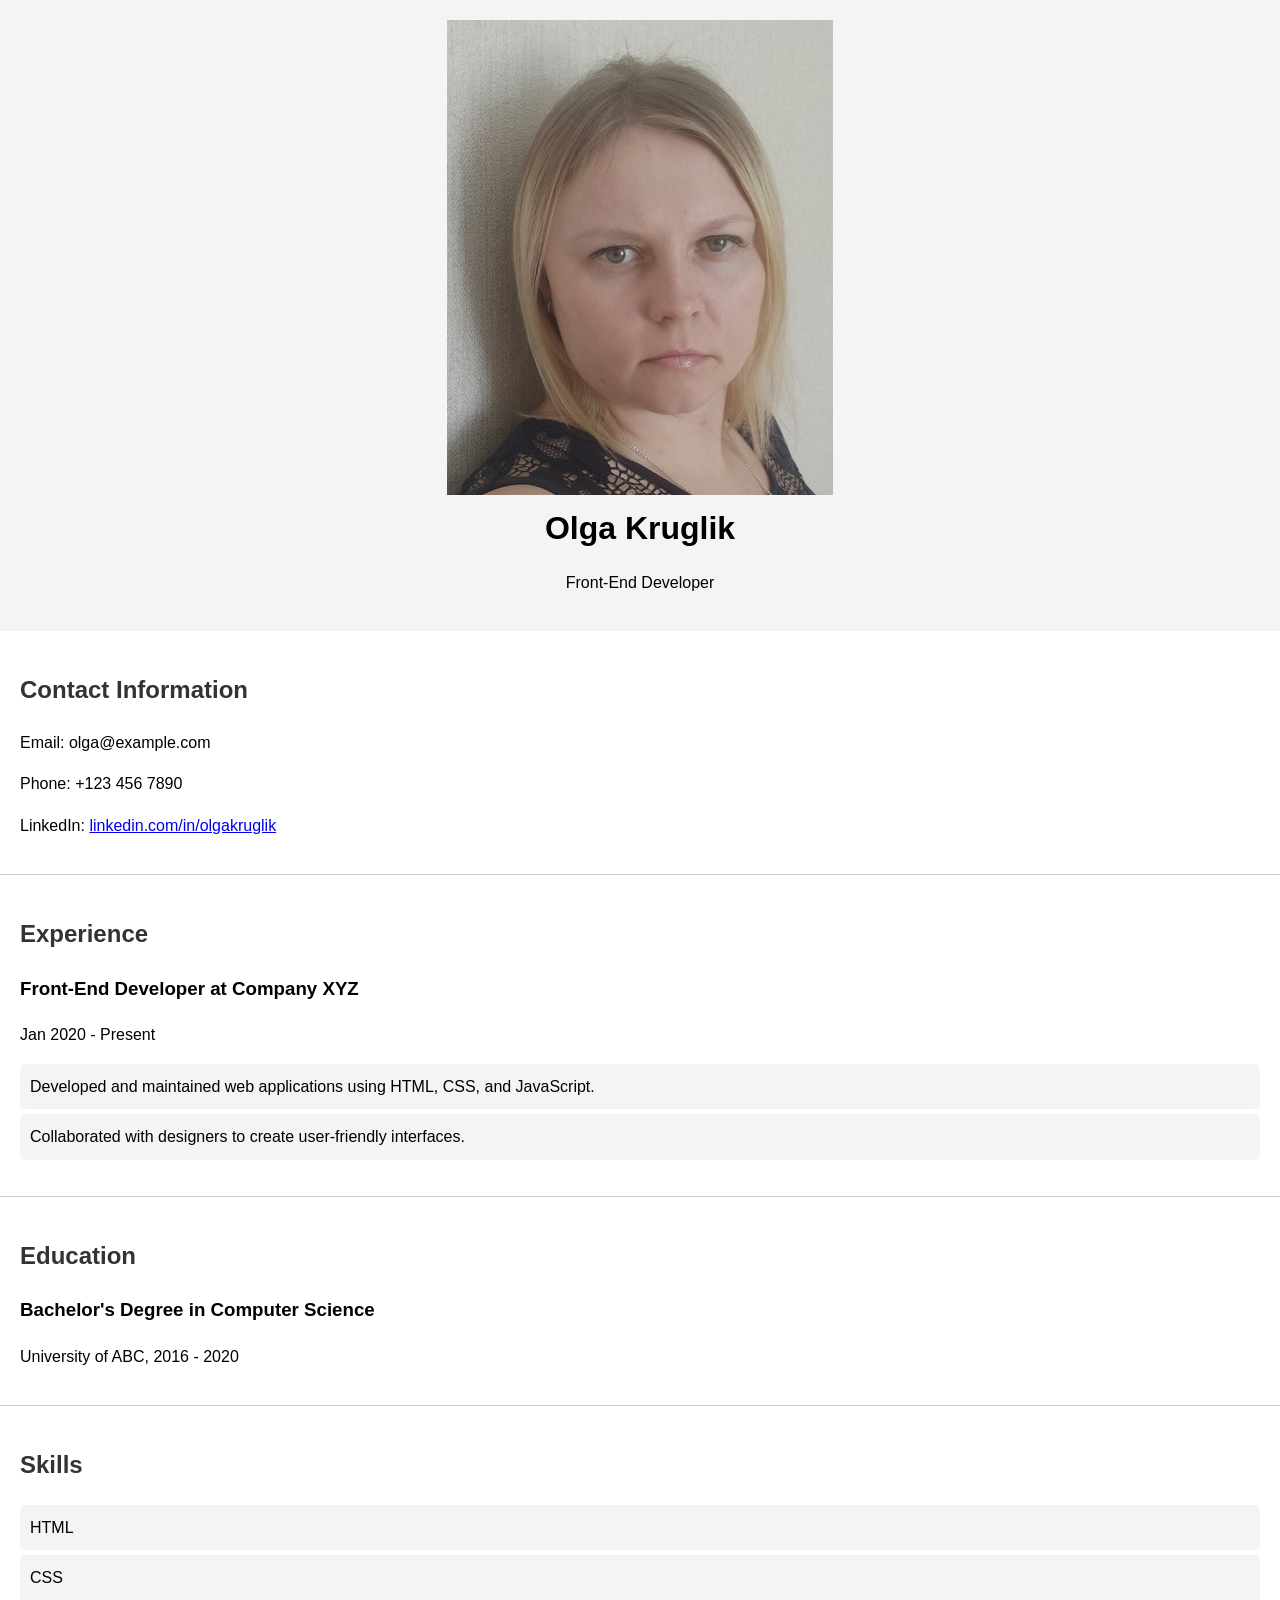
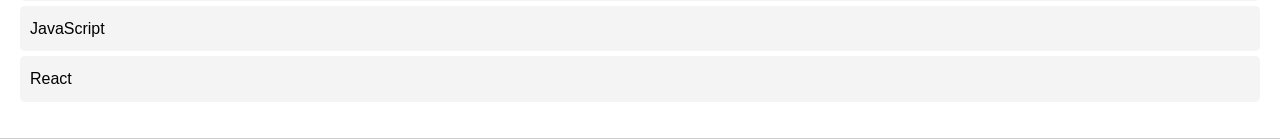
<file: index.html>
<!DOCTYPE html>
<html lang="en">
<head>
    <meta charset="UTF-8">
    <meta name="viewport" content="width=device-width, initial-scale=1.0">
    <title>CV</title>
    <link rel="stylesheet" href="style.css">
</head>
<body>
    <header>
        <img src="./image/photo.jpg">
        <h1>Olga Kruglik</h1>
        <p>Front-End Developer</p>
    </header>
        <section>
            <h2>Contact Information</h2>
            <p>Email: olga@example.com</p>
            <p>Phone: +123 456 7890</p>
            <p>LinkedIn: <a href="https://www.linkedin.com/in/olgakruglik">linkedin.com/in/olgakruglik</a></p>
        </section>
        <section>
            <h2>Experience</h2>
            <h3>Front-End Developer at Company XYZ</h3>
            <p>Jan 2020 - Present</p>
            <ul>
                <li>Developed and maintained web applications using HTML, CSS, and JavaScript.</li>
                <li>Collaborated with designers to create user-friendly interfaces.</li>
            </ul>
        </section>
        <section>
            <h2>Education</h2>
            <h3>Bachelor's Degree in Computer Science</h3>
            <p>University of ABC, 2016 - 2020</p>
        </section>
        <section>
            <h2>Skills</h2>
            <ul>
                <li>HTML</li>
                <li>CSS</li>
                <li>JavaScript</li>
                <li>React</li>
            </ul>
        </section>
</body>
</html>
</file>
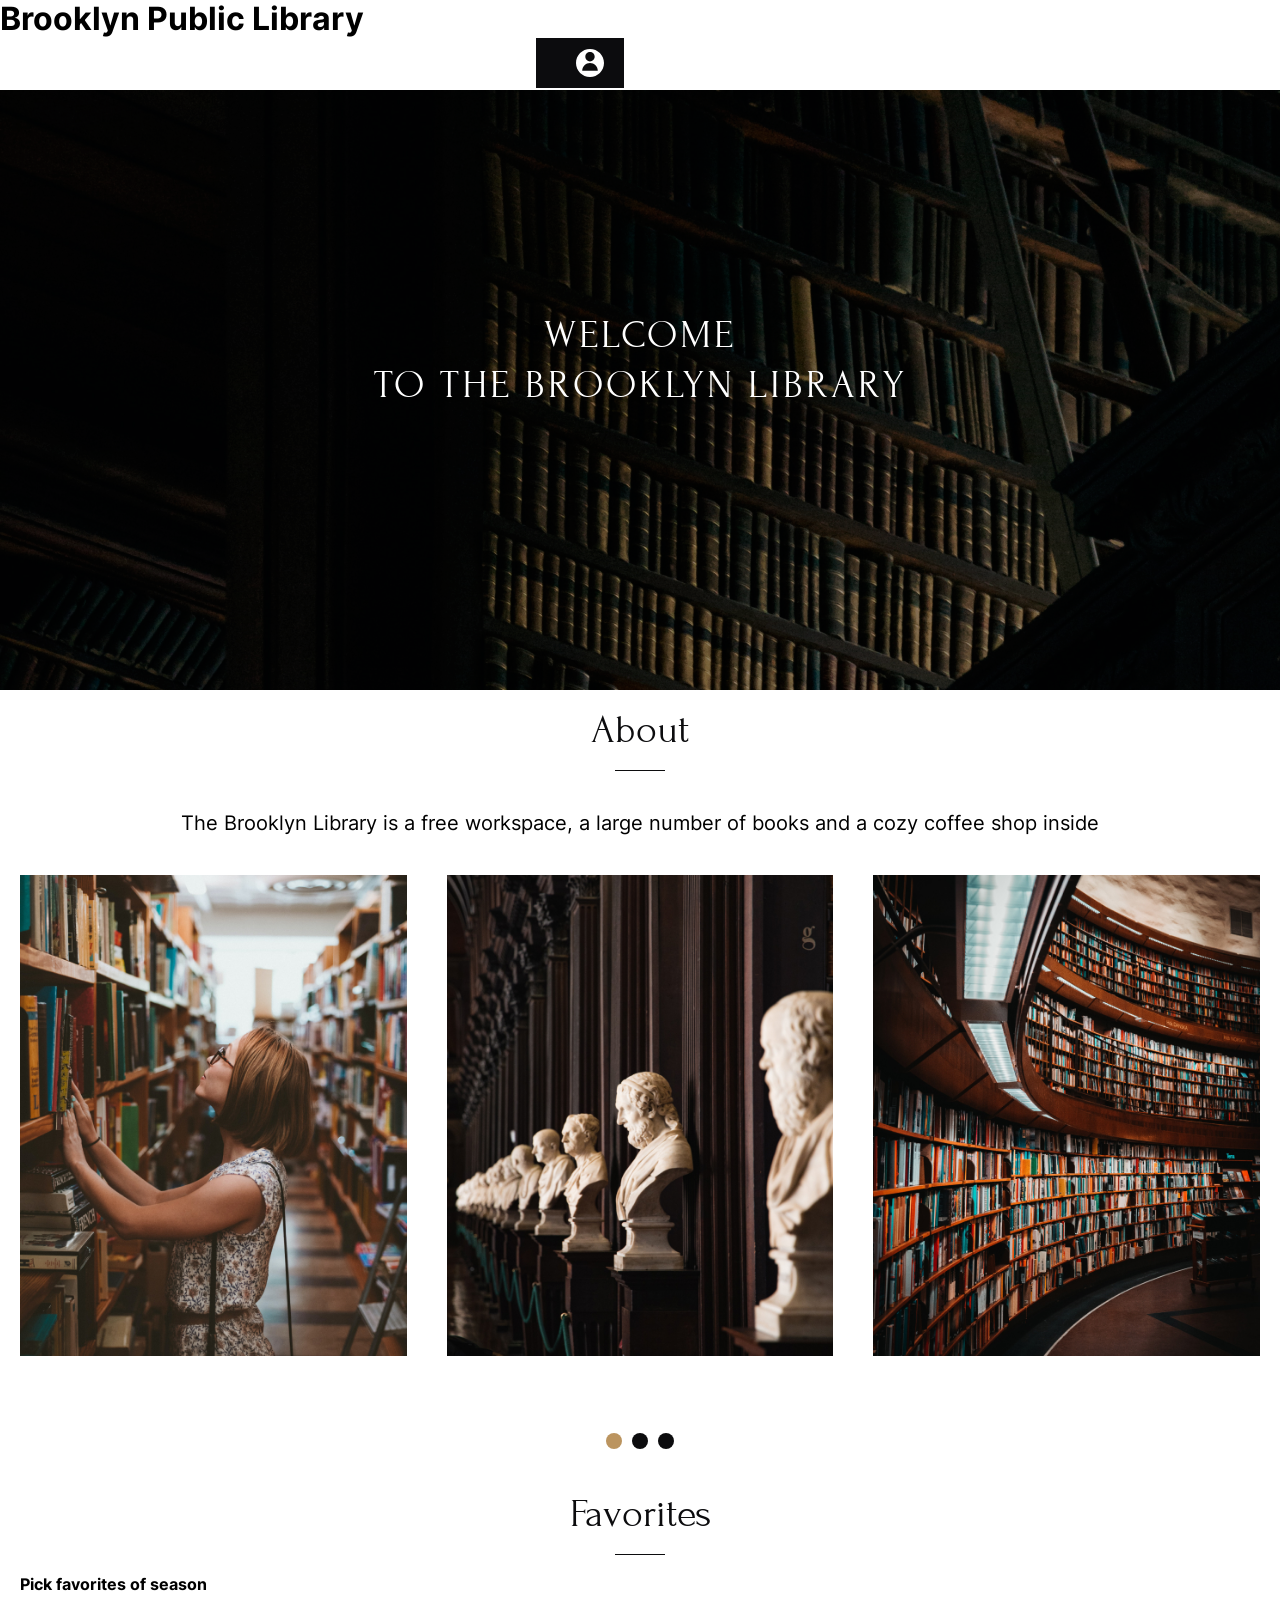
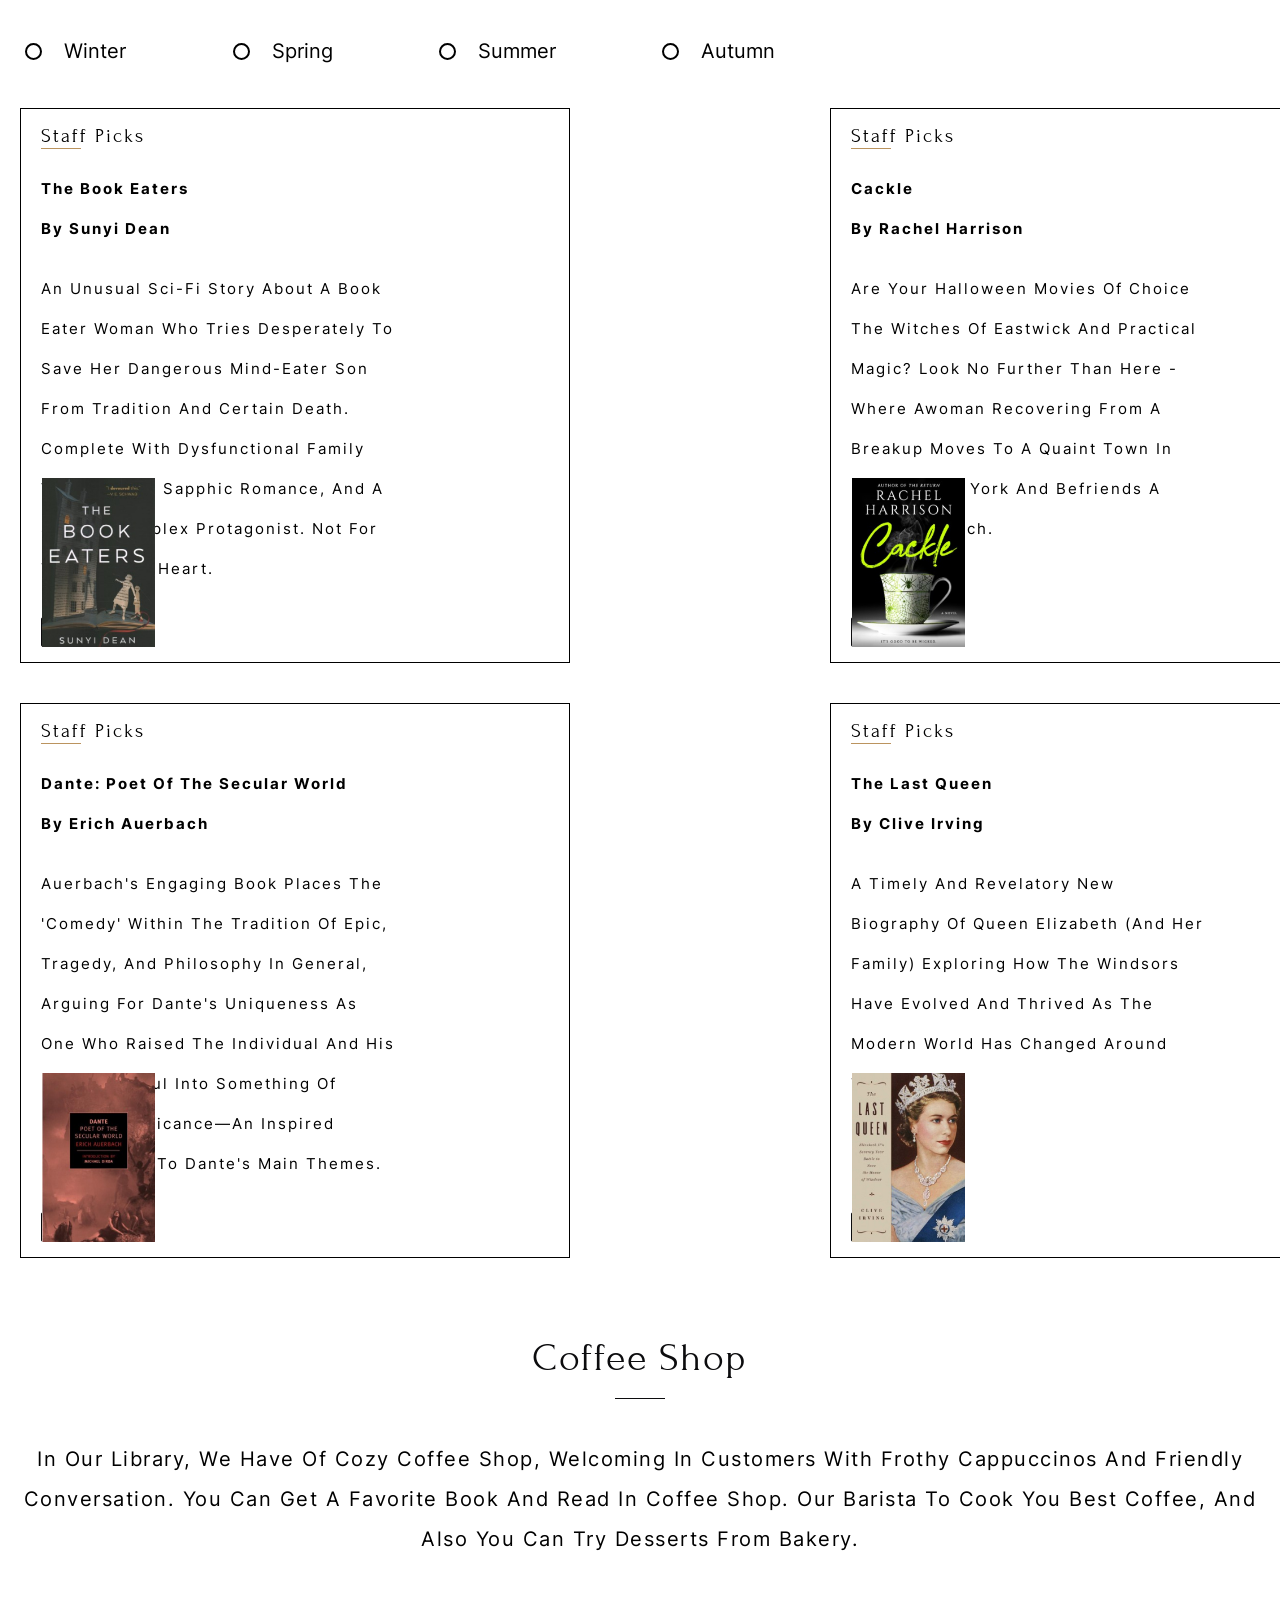
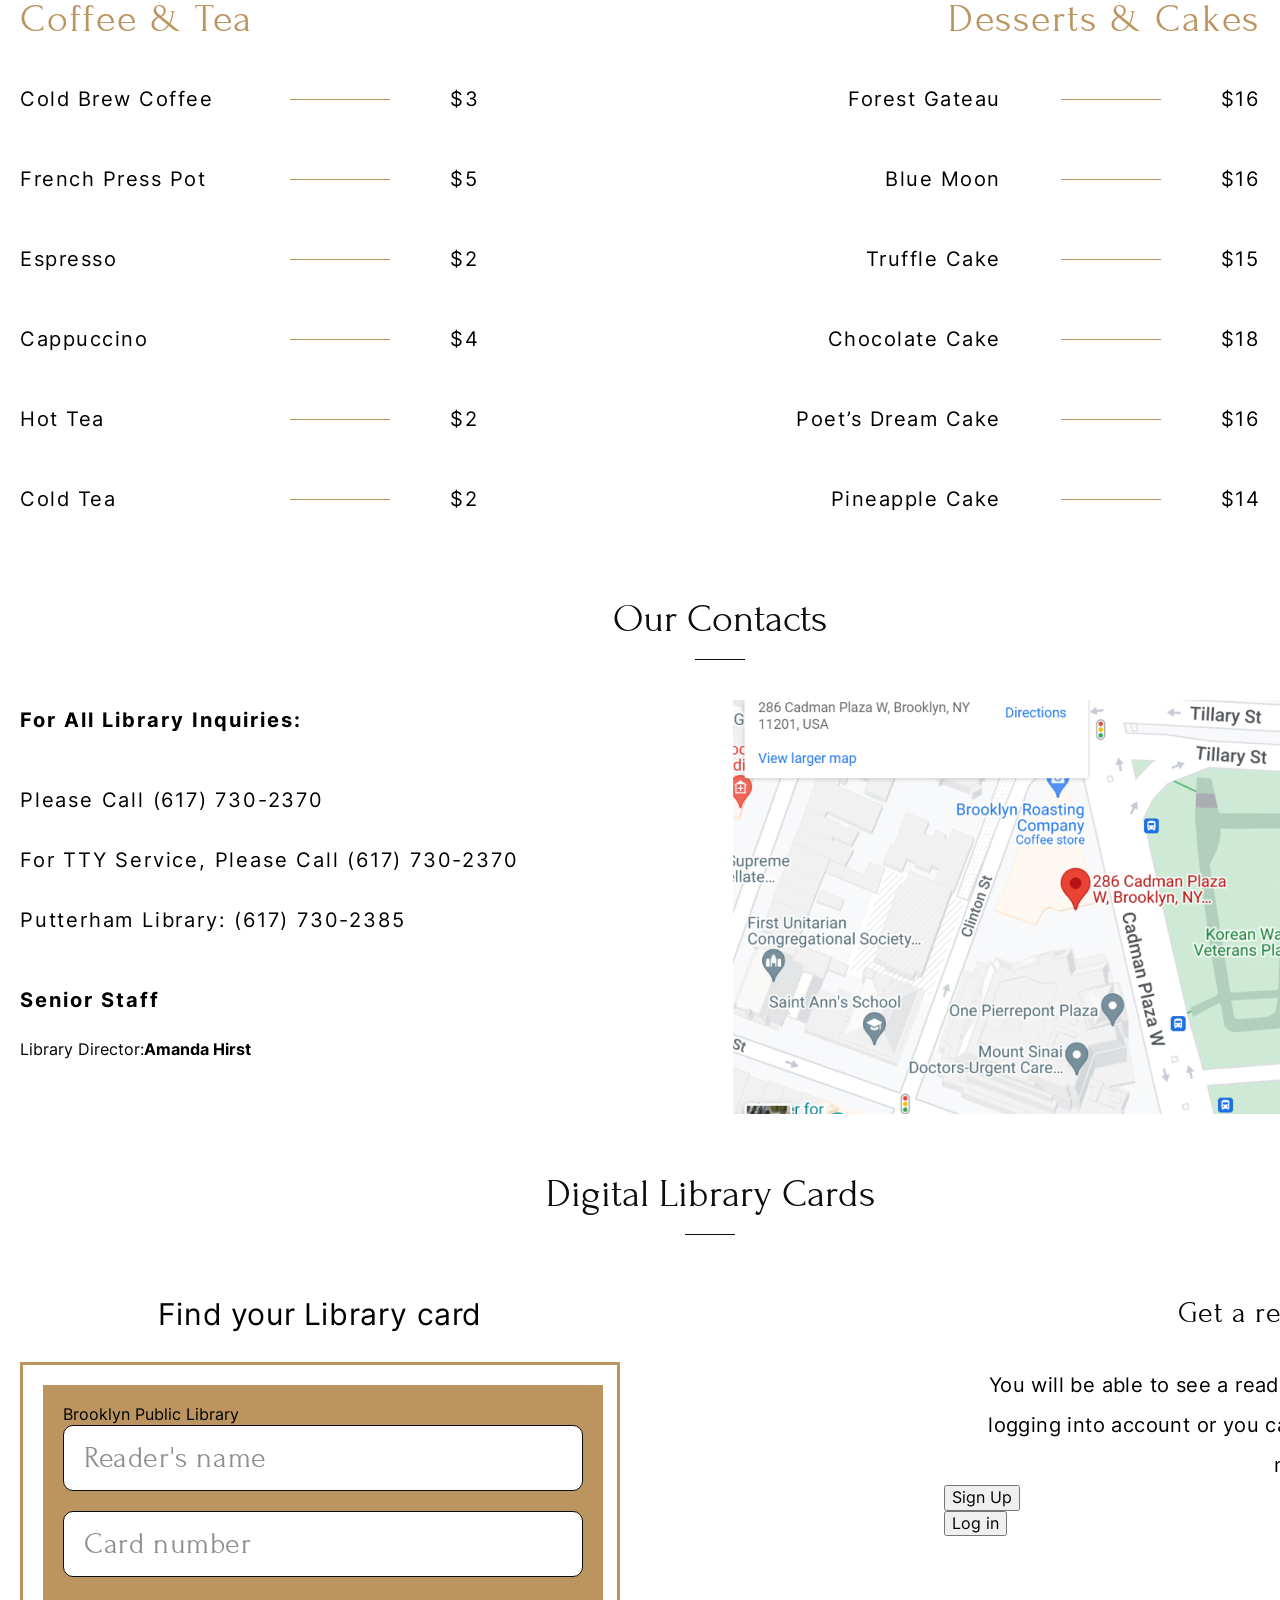
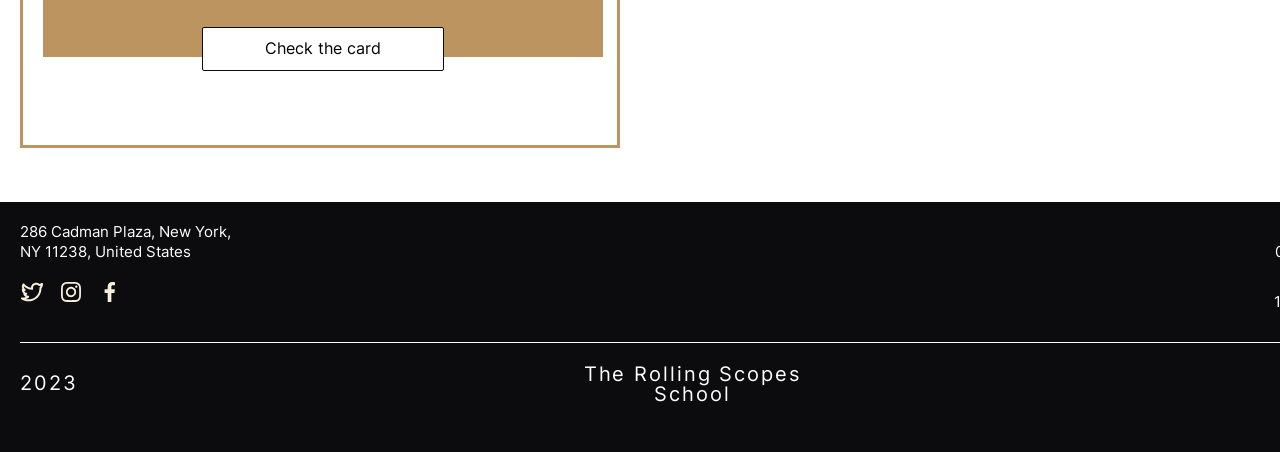
<file: library/index.html>
<!DOCTYPE html>
<html lang="en">
<head>
    <meta charset="UTF-8">
    <meta name="viewport" content="width=device-width, initial-scale=1.0">
    <title>Welcome to the Brooklyn Library</title>
    <link rel="stylesheet" href="css/reset.css">
    <link rel="stylesheet" href="css/style.css">
    <script src="index.js"></script>
</head>
<body>
    <header class="header">
        <div class="wraper">
            <div class="wraper_header">
                <div class="header_logo">
                     <h1>Brooklyn Public Library</h1>
                </div>
                <div class="header-container">
                    <nav class="menu">
                        <ul class="header_list">
                            <li class="header_item">
                                <a href="#!" class="header-link" title="About">About</a>
                            </li>

                            <li class="header_item">
                                <a href="#!" class="header-link" title="Favorites">Favorites</a>
                            </li>

                            <li class="header_item">
                                <a href="#!" class="header-link" title="Coffee shop">Coffee shop</a>
                            </li>

                            <li class="header_item">
                                <a href="#!" class="header-link" title="Contacts">Contacts</a>
                            </li>

                            <li class="header_item">
                                <a href="#!" class="header-link" title="Library Card">Library Card</a>
                            </li>
                        </ul>
                    </nav>
                    <div class="header_item_icon">
                        <div class="dropdown">
                            <img src="../library/img/svg/icon_header.svg" class="dropbtn" alt="icon_prowili">
                            <div class="dropdown-content">
                                <h3>Profile</h3>
                                <div class="line"></div>
                                <a href="#!" class="nav-link">Log In</a>
                                <a href="#!" class="nav-link">Register</a>
                            </div>
                        </div>
                    </div>
                </div>
            </div>
        </div>
    </header>

    <main class="main">
        <div class="intro" id="main_intro">

            <div class="wraper_main">
                <h1 class="into_title">
                    Welcome <br>to the Brooklyn Library
                </h1>
            </div>
        </div>

        <section class="main_about">
            <div class="about-text">
                <h2 >
                    About

                </h2>
                <div class="main_line"> </div>
            </div>
                <p class="main_about_p">
                    The Brooklyn Library is a free workspace, a large number of books and a cozy coffee shop inside
                </p>

            <div class="image-items" id="myCarousel">
                <div class="image-library">
                    <img src="../library/img/svg/main-about1.jpg" alt="image library">
                </div>
                <div class="image-library">
                    <img src="../library/img/svg/main-about2.jpg" alt="image library">
                </div>
                <div class="image-library">
                    <img src="../library/img/svg/main-about3.jpg" alt="image library">
                </div>
            </div>

            <div class="pagination-panel">
                <div class="pagination-container">
                    <div class="carousel-pagination active"></div>  
                </div>
                <div class="pagination-container">
                    <div class="carousel-pagination"></div>
                </div>
                <div class="pagination-container">
                    <div class="carousel-pagination"></div>
                </div>
            </div>

        </section>

        <section class="Favorites">
            <div class="about-text">
                <h2>
                    Favorites                        
                </h2>
            <div class="main_line"></div>
            </div>
            
            <div class="Pick_favorites_text">
                <h4>
                    Pick favorites of season
                </h4>
            </div>
            <div class="seasons">
                <div class="radio-item">
                    <input type="radio" id="winter" name="season" value="winter">
                    <label for="winter"><span title="Winter">Winter</span></label>
                </div>
                
                <div class="radio-item">
                    <input type="radio" id="spring" name="season" value="spring">
                    <label for="spring"><span title="Spring">Spring</span></label>
                </div>

                <div class="radio-item">
                    <input type="radio" id="summer" name="season" value="summer">
                    <label for="summer"><span title="Summer">Summer</span></label>
                </div>

                <div class="radio-item">
                    <input type="radio" id="autumn" name="season" value="autumn">
                    <label for="autumn"><span title="Autumn">Autumn</span></label>
                </div>
            </div>

            <div class="second_book">
                <div class="second_book_text">
                    <div class="bg-description">
                        <span>Staff Picks</span>
                            <div class="line"></div>
                        <h3>The Book Eaters<br>
                        By Sunyi Dean</h3>
                        <p>
                            An unusual sci-fi story about a book eater woman who
                            tries desperately to save her dangerous mind-eater son 
                            from tradition and certain death. Complete with dysfunctional family values, light Sapphic romance, and a strong, complex
                            protagonist. Not for the faint of heart.
                        </p>
                        <div class="button">
                            <a href="#" class="button">Buy</a>
                            <div class="book_items">
                                <img src="../library/img/svg/Favorites/TheBookEaters.jpg" alt="The Book Eaters">
                            </div>
                        </div>
                    </div>

                    <div class="bg-description">
                        <span>Staff Picks</span>
                            <div class="line"></div>
                        <h3>Cackle<br>
                        By Rachel Harrison</h3>
                        <p>
                            Are your Halloween movies of choice The Witches of Eastwick and 
                            Practical Magic? Look no further than here - where awoman
                            recovering from a breakup moves to a quaint town in upstate New York and befriends a beautiful witch.
                        </p>
                        <div class="button">
                            <a href="#" class="button">Buy</a>
                            <div class="book_items">
                                <img src="../library/img/svg/Favorites/Rachelharrison.jpg" alt="Rachel harrison">
                            </div>
                        </div>
                    </div>
                </div>
            
                <div class="second_book_text">
                    <div class="bg-description">
                        <span>Staff Picks</span>
                            <div class="line"></div>
                        <h3>Dante: Poet of the Secular World<br>
                        By Erich Auerbach</h3>
                        <p>
                            Auerbach's engaging book places the 'Comedy' within the tradition 
                            of epic, tragedy, and philosophy in general, arguing for Dante's uniqueness 
                            as one who raised the individual and his drama of soul into something of divine 
                            significance—an inspired introduction to Dante's main themes.
                        </p>
                        <div class="button">
                            <a href="#" class="button">Buy</a>
                            <div class="book_items">
                                <img src="../library/img/svg/Favorites/Dante.png" alt="Dante: Poet of the Secular World">
                            </div>
                        </div>
                    </div>
                    
                    <div class="bg-description">
                        <span>Staff Picks</span>
                            <div class="line"></div>
                        <h3>The Last Queen<br>
                        By Clive Irving</h3>
                        <p>
                            A timely and revelatory new biography of Queen Elizabeth (and
                            her family) exploring how the Windsors have evolved and
                            thrived as the modern world has changed around them.
                        </p>
                        <div class="button">
                            <a href="#" class="button">Own</a>
                            <div class="book_items">
                                <img src="../library/img/svg/Favorites/TheLastQueen.jpg" alt="Dante: Poet of the Secular World">
                            </div>
                        </div>
                    </div>
                </div>


                <div class="second_book_text_none">
                    <div class="bg-description">
                        <span>Staff Picks</span>
                            <div class="line"></div>
                        <h3>The Body<br>
                        By Stephen King</h3>
                        <p>
                            Powerful novel that takes 
                            you back to a nostalgic time, exploring both the beauty 
                            and danger and loss of innocence that
                            is youth.
                        </p>
                        <div class="button">
                            <a href="#" class="button">Buy</a>
                            <div class="book_items">
                                <img src="../library/img/svg/Favorites/ByStephenKing.jpg" alt="By Stephen King">
                            </div>
                        </div>
                    </div>
                
                    <div class="bg-description">
                        <span>Staff Picks</span>
                            <div class="line"></div>
                        <h3>Carry: A Memoir of Survival on Stolen Land<br>
                        By Toni Jenson</h3>
                        <p>
                            This memoir about the author's relationship with gun violence
                             feels both expansive and intimate, resulting in a lyrical
                            indictment of the way things are.
                        </p>
                        <div class="button">
                            <a href="#" class="button">Buy</a>
                            <div class="book_items">
                                <img src="../library/img/svg/Favorites/Carry.jpg" alt="Carry: A Memoir of Survival on Stolen Land">
                            </div>
                        </div>

                    </div>
                </div>

                <div class="second_book_text_none">
                    <div class="bg-description">
                        <span>Staff Picks</span>
                            <div class="line"></div>
                        <h3>TDays of Distraction<br>
                        By Alexandra Chang</h3>
                        <p>
                            A sardonic view of Silicon Valley culture,
                            a meditation on race, and a journal of displacement and 
                            belonging, all in one form-defying package of spare prose.
                        </p>
                        <div class="button">
                            <a href="#" class="button">Buy</a>
                            <div class="book_items">
                                <img src="../library/img/svg/Favorites/DaysofDistraction.jpg" alt="TDays of Distraction By Alexandra Chang">
                            </div>
                        </div>
                    </div>
                
                    <div class="bg-description">
                        <span>Staff Picks</span>
                            <div class="line"></div>
                        <h3>Dominicana<br>
                        By Angie Cruz</h3>
                        <p>
                            A fascinating story of a teenage girl who marries a man
                             twice her age with the promise to bring her to America. Her
                            marriage is an opportunity for her family to eventually 
                            immigrate. For fans of Isabel Allende and Julia Alvarez.
                        </p>
                        <div class="button">
                            <a href="#" class="button">Buy</a>
                            <div class="book_items">
                                <img src="../library/img/svg/Favorites/Dominicana.png" alt="Dominicana By Angie Cruz">
                            </div>
                        </div>

                    </div>
                </div>

                <div class="second_book_text_none">
                    <div class="bg-description">
                        <span>Staff Picks</span>
                            <div class="line"></div>
                        <h3>Crude: A Memoir<br>
                        By Pablo Fajardo & ​​Sophie Tardy-Joubert</h3>
                        <p>
                            Drawing and color by Damien Roudeau | This book
                             illustrates the struggles of a group of indigenous 
                             Ecuadoreans as they try to sue the ChevronTexaco company 
                             for damage their oil fields did to the Amazon and her people
                        </p>
                        <div class="button">
                            <a href="#" class="button">Buy</a>
                            <div class="book_items">
                                <img src="../library/img/svg/Favorites/Crude:AMemoir.jpg" alt="Crude: A Memoir By Pablo Fajardo & ​​Sophie Tardy-Joubert">
                            </div>
                        </div>
                    </div>
                
                    <div class="bg-description">
                        <span>Staff Picks</span>
                            <div class="line"></div>
                       <h3>Let My People Go Surfing<br>
                        By Yvon Chouinard</h3>
                        <p>
                            Chouinard—climber, businessman, environmentalist—shares tales 
                            of courage and persistence from his experience of founding
                            and leading Patagonia, Inc. Full title: Let My People Go
                             Surfing: The Education of a Reluctant Businessman, Including 10
                            More Years of Business Unusual.
                        </p>
                        <div class="button">
                            <a href="#" class="button">Buy</a>
                            <div class="book_items">
                                <img src="../library/img/svg/Favorites/LetMyPeopleGoSurfing.jpg" alt="Let My People Go Surfing By Yvon Chouinard">
                            </div>
                        </div>
                
                    </div>
                </div>

                <div class="second_book_text_none">
                    <div class="bg-description">
                        <span>Staff Picks</span>
                            <div class="line"></div>
                        <h3>The Octopus Museum: Poems<br>
                        By Brenda Shaughnessy</h3>
                        <p>
                            This collection of bold and scathingly beautiful
                             feminist poems imagines what comes after our current age of
                            environmental destruction, racism, sexism, and divisive politics.
                        </p>
                        <div class="button">
                            <a href="#" class="button">Buy</a>
                            <div class="book_items">
                                <img src="../library/img/svg/Favorites/TheOctopusMuseum:Poems.jpg" alt="The Octopus Museum: Poems By Brenda Shaughnessy">
                            </div>
                        </div>
                    </div>
                
                    <div class="bg-description">
                        <span>Staff Picks</span>
                            <div class="line"></div>
                        <h3>Shark Dialogues: A Novel<br>
                        By Kiana Davenport</h3>
                        <p>
                            An epic saga of seven generations of one family
                            encompasses the tumultuous history of Hawaii as a
                            Hawaiian woman gathers her four granddaughters together 
                            in an erotic tale of villains and dreamers, queens and revolutionaries, lepers and
                            healers.
                        </p>
                        <div class="button">
                            <a href="#" class="button">Buy</a>
                            <div class="book_items">
                                <img src="../library/img/svg/Favorites/SharkDialogues:ANovel.jpg" alt="Shark Dialogues: A Novel By Kiana Davenport">
                            </div>
                        </div>
                
                    </div>
                </div>

                <div class="second_book_text_none">
                    <div class="bg-description">
                        <span>Staff Picks</span>
                            <div class="line"></div>
                        <h3>Casual Conversation<br>
                        By Renia White</h3>
                        <p>
                            White's impressive debut collection takes
                            readers through and beyond the concepts of
                            conversation and the casual - both
                            what we say to each other and what we don't,
                            examining the possibilities around how we construct and 
                            communicate identity.
                        </p>
                        <div class="button">
                            <a href="#" class="button">Buy</a>
                            <div class="book_items">
                                <img src="../library/img/svg/Favorites/CasualConversation.jpg" alt="Casual Conversation By Renia White">
                            </div>
                        </div>
                    </div>
                
                    <div class="bg-description">
                        <span>Staff Picks</span>
                            <div class="line"></div>
                        <h3>The Great Fire<br>
                        By Lou Ureneck</h3>
                        <p>
                            The harrowing story of an ordinary American and a 
                            principled Naval officer who, horrified by the burning of Smyrna, led
                            an extraordinary rescue effort that saved a 
                            quarter of a million refugees from the Armenian
                             Genocide
                        </p>
                        <div class="button">
                            <a href="#" class="button">Buy</a>
                            <div class="book_items">
                                <img src="../library/img/svg/Favorites/TheGreatFire.jpg" alt="The Great Fire By Lou Ureneck">
                            </div>
                        </div>
                
                    </div>
                </div>

                <div class="second_book_text_none">
                    <div class="bg-description">
                        <span>Staff Picks</span>
                            <div class="line"></div>
                        <h3>Rickey: The Life and Legend<br>
                        By Howard Bryant</h3>
                        <p>
                            This collection of bold and scathingly beautiful
                             feminist poems imagines what comes after our current age of
                            environmental destruction, racism, sexism, and divisive politics.
                        </p>
                        <div class="button">
                            <a href="#" class="button">Buy</a>
                            <div class="book_items">
                                <img src="../library/img/svg/Favorites/Rickey:TheLifeandLegend.jpg" alt="Rickey: The Life and Legend By Howard Bryant">
                            </div>
                        </div>
                    </div>
                
                    <div class="bg-description">
                        <span>Staff Picks</span>
                            <div class="line"></div>
                        <h3>Slug: And Other Stories<br>
                        By Megan Milks</h3>
                        <p>
                            Exes Tegan and Sara find themselves chained together 
                            by hairballs of codependency. A father and child experience the
                            shared trauma of giving birth to gods from their wounds.
                        </p>
                        <div class="button">
                            <a href="#" class="button">Buy</a>
                            <div class="book_items">
                                <img src="../library/img/svg/Favorites/Slug:AndOtherStories.jpg" alt="Slug: And Other Stories By Megan Milks">
                            </div>
                        </div>
                    </div>
                </div>
            </div>
        </section>


    <section class="Coffee_shop">
        <div class="about-text">
            <h2>
                Coffee shop
            </h2>
            <div class="main_line">
            </div>
            </div>
        <p>
            In our library, we have of cozy coffee shop, welcoming
            in customers with frothy cappuccinos and friendly conversation.
            you can get a favorite book and read in coffee shop.
            Our barista to cook you best coffee, and also you can try desserts
            from bakery.
        </p>

        <div class="menu_coffee_shop">
            <div class="menu">
                <p>
                    Coffee & Tea
                </p>

                <div class="brew_coffee">
                    <p>Cold Brew Coffee</p>
                    <div class="line_coffe_shop"></div>
                    <p>$3</p>
                </div> 

                <div class="brew_coffee">
                    <p>French Press Pot</p>
                    <div class="line_coffe_shop"></div>
                    <p>$5</p>
                </div>

                <div class="brew_coffee">
                    <p>Espresso</p>
                    <div class="line_coffe_shop"></div>
                    <p>$2</p>
                </div>
                
                <div class="brew_coffee">
                    <p>Cappuccino</p>
                    <div class="line_coffe_shop"></div>
                    <p>$4</p>
                </div>

                <div class="brew_coffee">
                    <p>Hot tea</p>
                    <div class="line_coffe_shop"></div>
                    <p>$2</p>
                </div>

                <div class="brew_coffee">
                    <p>Cold tea</p>
                    <div class="line_coffe_shop"></div>
                    <p>$2</p>
                </div>
            </div>
        
            <div class="menu right">
                <p>
                    Desserts & Cakes
                </p>

                <div class="brew_coffee">
                    <p>Forest Gateau</p>
                    <div class="line_coffe_shop"></div>
                    <p>$16</p>
                </div> 

                <div class="brew_coffee">
                    <p>Blue Moon</p>
                    <div class="line_coffe_shop"></div>
                    <p>$16</p>
                </div>

                <div class="brew_coffee">
                    <p>Truffle Cake</p>
                    <div class="line_coffe_shop"></div>
                    <p>$15</p>
                </div>
                
                <div class="brew_coffee">
                    <p>Chocolate Cake</p>
                    <div class="line_coffe_shop"></div>
                    <p>$18</p>
                </div>

                <div class="brew_coffee">
                    <p>Poet’s Dream Cake</p>
                    <div class="line_coffe_shop"></div>
                    <p>$16</p>
                </div>

                <div class="brew_coffee">
                    <p>Pineapple Cake</p>
                    <div class="line_coffe_shop"></div>
                    <p>$14</p>
                </div>
            </div>
        </div>
    </section>

    <section class="our_contacts">
            <div class="about-text">
                <h2>
                    Our Contacts
                </h2>
                <div class="main_line">
                </div>
                </div>
        <div class="contacts_info">
            <div class="text_info">
                <h4>
                        For all Library inquiries:
                </h4>
                <div class="phohe_info">
                    
              
                        <p>Please call (617) 730-2370</p>
                        <div class="phohe_info_text">
                        <p>For TTY service, please call (617) 730-2370</p>
                        </div>
                        <p>Putterham Library: (617) 730-2385</p>
                </div>
                <h4>
                    Senior Staff
                </h4>
                <div class="phohe_info_text">
                    <p>Library Director:<span>Amanda Hirst</span></p>
                </div>
            </div>
            <div class="contacts_info_image">
                <img src="../library/img/svg/contacts.jpg" alt="For all Library inquiries">
            </div>
        </div>
    </section>

    <section class="LibraryCards">
        <div class="about-text">
            <h2>
                Digital Library Cards
            </h2>
            <div class="main_line"></div>
        </div>
        <div class="find_card">
            <div class="library_card">
                <h4>Find your Library card</h4>
                <div class="whire_bg">
                    <div class="gold_bg">
                        <form id="library-card-form">
                            <div class="form-group">
                                <label>Brooklyn Public Library</label>
                                <input type="text" id="name" name="name" pattern="[A-Za-z0-9-]+" placeholder="Reader's name " required>
                                <input type="text" id="surname" name="surname" pattern="[A-Za-z0-9-]+" placeholder="Card number " required>
                            </div>
                            <div class="form-buttons center-block">
                                <button type="button" id="Check_the_card-button">Check the card</button>
                            </div>
                        </form>
                    </div>
                </div>
            </div>
            <div class="get_a_card">
                <div class="get_card_text">
                    <p>Get a reader card</p>
                    <span>You will be able to see a reader card after logging into 
                        account or you can register a new account</span>
                </div>
                    <div class="form_buttonn">
                        <div class="buttonn ">
                            <button  type="button" id="sign_up-buttonn"><span>Sign Up</span></button>
                        </div>
                        <div class="buttonn">
                            <button  type="button" id="log_in-buttonn"><span>Log in</span></button>
                        </div>
                </div>
            </div>
        </div>

    </section>

    </main>
<footer class="footer">
    <div class="Frame_6">
        <div class="frame_5">
            <div class="frame_5_Mon-Fri">
            <p>
                286 Cadman Plaza, New York, NY 11238, United States
            </p>
            </div>
            <div class="frame_5_Mon-Fri_right">
            <p>
                Mon - Fri<br>
                08:00 am - 07:00 pm
            </p>
            </div>
        </div>

        <div class="frame_4">
            <div class="social_media">
                <img src="../library/img/svg/u_twitter-alt.svg" alt="twitter">
                <img src="../library/img/svg/u_instagram.svg" alt="instagram">
                <img src="../library/img/svg/u_facebook-f.svg" alt="facebook">
            </div>
            <div class="sat-sun">
                <p>Sat - Sun<br>
                10:00 am - 06:00 pm</p>
            </div>
        </div>
    </div>
    <div class="line_3"></div>

    <div class="footer-rss">
        
        <div class="yers">
            2023
        </div>
        <div class="rs-school">
            <p>
                <a href="https://rs.school/js-stage0/">
                    The Rolling Scopes School
                </a>
                
            </p>
        </div>
        <div class="username">
            <p><a href="https://github.com/OlgaKruglik/rsschool-cv">
                OlgaKruglik
                </a>
            </p>
        </div>
    </div>

</footer>
</body>
</html>
</file>
<file: style.css>
body {
    font-family: Arial, sans-serif;
    margin: 0;
    padding: 0;
    line-height: 1.6;
    }
    
    header {
    background: #f4f4f4;
    padding: 20px;
    text-align: center;
    }
    
    header h1 {
    margin: 0;
    }
    
    section {
    padding: 20px;
    border-bottom: 1px solid #ccc;
    }
    
    h2 {
    color: #333;
    }
    
    ul {
    list-style-type: none;
    padding: 0;
    }
    
    ul li {
    background: #f4f4f4;
    margin: 5px 0;
    padding: 10px;
    border-radius: 5px;
    }
</file>
<file: library/css/style.css>
/* inter-regular - latin */
@font-face {
    font-display: swap;
    /* Check https://developer.mozilla.org/en-US/docs/Web/CSS/@font-face/font-display for other options. */
    font-family: 'Inter';
    font-style: normal;
    font-weight: 400;
    src: url('../fonts/inter-v12-latin-regular.woff2') format('woff2');
    /* Chrome 36+, Opera 23+, Firefox 39+, Safari 12+, iOS 10+ */
}

/* inter-500 - latin */
@font-face {
    font-display: swap;
    /* Check https://developer.mozilla.org/en-US/docs/Web/CSS/@font-face/font-display for other options. */
    font-family: 'Inter';
    font-style: normal;
    font-weight: 500;
    src: url('../fonts/inter-v12-latin-500.woff2') format('woff2');
    /* Chrome 36+, Opera 23+, Firefox 39+, Safari 12+, iOS 10+ */
}

/* inter-700 - latin */
@font-face {
    font-display: swap;
    /* Check https://developer.mozilla.org/en-US/docs/Web/CSS/@font-face/font-display for other options. */
    font-family: 'Inter';
    font-style: normal;
    font-weight: 700;
    src: url('../fonts/inter-v12-latin-700.woff2') format('woff2');
    /* Chrome 36+, Opera 23+, Firefox 39+, Safari 12+, iOS 10+ */
}
/* forum-regular - latin */
@font-face {
  font-display: swap; /* Check https://developer.mozilla.org/en-US/docs/Web/CSS/@font-face/font-display for other options. */
  font-family: 'Forum';
  font-style: normal;
  font-weight: 400;
  src: url('../fonts/forum-v16-latin-regular.woff2') format('woff2'); /* Chrome 36+, Opera 23+, Firefox 39+, Safari 12+, iOS 10+ */
}


html, body {
    font-family: Inter;
    font-style: normal;
    font-size: 16px;
    line-height: 1.2;
    font-weight: normal;                                                                                
    background-color: #FFF; 
    max-width: 1440px;
    margin: auto;
   }
.wrapper {
    display: flex;
    justify-content: space-between;
    
}

/* header style start */
.header {
    z-index: 1;
    position: fixed;
    top: 0;
    max-height: 600px;
}
.wrapper_header {
    width: 1440px;
    justify-content: space-between;
    background-color: #0C0C0E;
    height: 90px;
    display: flex;
    align-items: center
}
.wrapper_header h1 {
    color: #FFF;
    font-family: Forum;
    font-size: 30px;
    font-style: normal;
    text-decoration: none;
    margin-left: 20px;
}

.header-container {
    display: flex;
    float: right;
    }
.header_list {
    display: flex;
    margin: 0 auto;
}

.menu ul li:hover {
    font-weight: bold;
    transition: 0.3s linear;
}

.header_item {
    margin-left: 30px;
    text-align: center;
}
.header_item:last-child {
    margin-right: 0px;
}
.header-link {
    font-weight: 400;
    line-height: 50px; 
    color: white;
    text-decoration: none;
}
.header_item a::before {
    display: block;
    content: attr(title);
    font-weight: bold;
    height: 0;
    overflow: hidden;
    visibility: hidden;
}
.header-link:hover {
    color:white;
    font-weight: bold;
    transition: 0.2s linear;
}

/* ul icon start*/
.header_item_icon {
    background-color: #0C0C0E;
    flex-shrink: 0;
    display: flex;
    margin: 0;
    padding: 11px 20px 11px 40px;
}

.dropdown {
    position: relative;
    display: inline-block;
}

.dropdown-content {
    display: none;
    position: absolute;
    background-color: #f1f1f1;
    width: 80px;
    height: 115px;
    box-shadow: 0px 8px 16px 0px rgba(0, 0, 0, 0.2);
    right:0;
}

.dropdown-content a {
    color: #000;
    font-family: Inter;
    font-size: 15px;
    font-style: normal;
    display: block;
    text-decoration: none;
    text-align: center;
    font-weight: 400;
    line-height: 20px;
    padding: 5px;
}
.dropdown-content h3 {
    margin: 5px 0;
    font-size: 15px;
    font-style: normal;
    font-weight: 700;
    line-height: 20px;
    text-align: center;
}
.dropdown-content a:hover {
    background-color: #ddd;
}

.dropdown:hover .dropdown-content {
    display: block;
}
.line {
    border: none;
    background-color: #BB945F;;
    width: 40px;
    height: 1px;
    flex-shrink: 0;
   
}
/* header style end */

/* intro style start */

.intro {
    height: 600px;
    background: url('../img/svg/Welcome.png') no-repeat; 
    margin-top: 90px;
    padding-top: 220px;
}

.wrapper_main {
    width: 600px;
    height: 220px;
    padding: 35px 40px;
    background-color: #0C0C0E;
}
.into_title {
    color: #FFF;
    text-align: center;
    font-family: Forum;
    font-size: 40px;
    font-style: normal;
    font-weight: 400;
    line-height: 50px; /* 125% */
    letter-spacing: 3px;
    text-transform: uppercase;
}

/* intro style end */

/* about style start */
.main_about {
    display: block;
}

.about-text {
    margin-top: 20px;
    
}

.about-text h2{
    text-align: center;
    color: #0C0C0E;
    font-family: Forum;
    font-size: 40px;
    font-style: normal;
    font-weight: 400;
    line-height: 40px;
    margin: 20px;
}

.main_line {
    border: none;
    background-color: #0C0C0E;
    width: 50px;
    height: 1px;
    flex-shrink: 0;
    margin: auto;
}

.main_about_p {
    color: #000;
    text-align: center;
    font-family: Inter;
    font-size: 20px;
    font-style: normal;
    margin: 40px 0 20px 0;
}
.image-items {
    display: flex;
}
.image-library{
    margin: 20px 20px 32px;
}
.imege-items img {
    height: 450px;
    width: 560;
}
.pagination-panel {
    display: flex;
    width: fit-content;
    flex-wrap: wrap-reverse;
    margin: 40px auto;
    }
.pagination-container {
    height: 26px;
    width: 26px;
    display: flex;
    justify-content: center;
    align-items: center;
    cursor: pointer;
    }
.carousel-pagination {
    height: 16px;
    width: 16px;
    border-radius: 8px;
    background-color: #0C0C0E;
    }
.carousel-pagination.active {
    background-color: #BB945F;
    } 
/* about style end */

/* Favorites style start */
.Favorites {
    display: block;
    margin: 20px;
}
.Pick_favorites_text {
    margin: 20px 0;
    text-align: left;
}
.h4 {
    color: #000;
    text-align: left;
    font-family: Inter;
    font-size: 20px;
    font-style: normal;
    font-weight: 700;
    line-height: normal;
}
/* input style start */
.seasons {
    margin-top: 40px;
}

.radio-item {
    display: inline-block;
    position: relative;
    padding: 5px;
    margin-right: 90px;
}

.radio-item *{
    cursor: pointer;
}

.radio-item input[type='radio'] {
    display: none;
}

.radio-item label {
    color: #000;
    font-family: Inter;
    font-size: 20px;
    font-style: normal;
    font-weight: 400;
    line-height: normal;
}

.radio-item label:hover {
    font-weight: 700;
    transition: 0.2s linear;
}

.radio-item span {
    display: inline-block;
    text-align: center;
}
.radio-item span::before {
    display: block;
    content: attr(title);
    font-weight: 700;
    height: 0;
    overflow: hidden;
    visibility: hidden;
}

.radio-item label:before {
    content: " ";
    display: inline-block;
    position: relative;
    top: 2px;
    margin-right: 20px;
    width: 17px;
    height: 17px;
    border-radius: 8.5px;
    border: 2px solid #000;
    background-color: transparent;
}

.radio-item input[type=radio]:checked+label:after {
    border-radius: 4.5px;
    width: 7px;
    height: 7px;
    position: absolute;
    top: 13.75px;
    left: 10px;
    content: " ";
    display: block;
    background: #000;
}
/*  input style end*/
/* start style favorites-items */

.second_book {
    display: blok;
    width: 1400px;
    height: 1150px;
    flex-shrink: 0;
    margin: 40px 0px;
}
.second_book_text {
    display: flex;
}
.bg-description {
    display: block;
    position: relative;
    width: 550px;
    height: 555px;
    flex-shrink: 0;
    border: 1px solid #000;
    background: #FFF;
    padding: 15px 0 15px 20px;
    margin-right: 260px;
    margin-bottom: 40px;
}
.bg-description span {
    color: #000;
    font-family: Forum;
    font-size: 20px;
    font-style: normal;
    font-weight: 400;
    letter-spacing: 2px;
    text-transform: capitalize;
}
.bg-description line {
    width: 60px;
    height: 1px;
    color: #BB945F;
    margin: 0;
}
.bg-description h3 {
    height: 80px;
    width: 355px;
    color: #000;
    font-family: Inter;
    line-height: 40px;
    font-size: 15px;
    font-weight: 700;
    letter-spacing: 2px;
    text-transform: capitalize;
    margin: 20px 0;
    padding: auto;
}
.bg-description p {
    width: 355px;
    height: 320px;
    color: #000;
    font-family: Inter;
    font-size: 15px;
    line-height: 40px;
    letter-spacing: 2px;
    text-transform: capitalize;
    margin: 15px 0;
}

.bg-description .button{
    position: absolute;
    bottom: 15px;
    background-color: #FFF;
    color: #000;
    width: 75px;
    height: 30px;
    cursor: pointer;
    transition: 0.2s;
    text-align: center;
    font-family: Inter;
    font-size: 10px;
    font-weight: 700;
    letter-spacing: 1px;
    border-radius: 2px;
    border: 1px solid #0C0C0E;
    
}

.bg-description .button:not(:disabled):hover{
    background-color: #FFF;
    color: #BB945F;;
    font-size: 11px;
    font-weight: 900;
    transition: 0.2s linear;
    cursor: pointer;
    border:2px solid #BB945F;;

}
.bg-description .button:disabled {
    cursor: default;
    color: #808080;
    border-color: #808080;
}
.book_items {
    position: absolute;
    bottom: -1px;
    right: -40px;
}
.second_book_text_none {
    display: flex;
    display: none;
}

/* favorites-items style end */
/* Favorites style end */

/* Coffee_shop style start */
.Coffee_shop  {
    display: block;
    color: #000;
    text-align: center;
    font-family: Inter;
    font-size: 20px;
    line-height: 40px;
    letter-spacing: 1.5px;
    text-transform: capitalize;
    padding: 20px 20px 40px;
}
.Coffee_shop p {
    margin: 40px 0 0 0;
    align-items: flex-end;
}
.menu_coffee_shop {
    display: flex;
    justify-content: space-between;
}
.menu {
    display: block;
}
.menu.right p {
    text-align: right;
}
.menu > p {
    text-align: left;
    color: #BB945F;
    font-family: Forum;
    font-size: 40px;
    letter-spacing: 2px;
    text-transform: capitalize;
}
.brew_coffee {
    display: flex;
}
.brew_coffee p {
    text-align: left;
    color: #000;
    font-family: Inter;
    font-size: 20px;
    
}
.brew_coffee p:first-child {
    width: 210px;
}
.line_coffe_shop {
    width: 100px;
    height: 1px;
    background: #BB945F;
    margin: 60px 60px 0 60px;
}

/* Coffee_shop style end */

/* Our Contacts style start */
.our_contacts {
    display: block;
    width: 1440px;
    padding: 20px 20px 40px 20px;
    flex-direction: column;
    align-items: center;
    gap: 40px;
}
.phohe_info {
    width: 503px;
    height: 160px;
    flex-shrink: 0;
    display: block;
    color: #000;
    font-family: Inter;
    font-size: 20px;
    font-weight: 400;
    line-height: 40px;
    letter-spacing: 1.8px;
    text-transform: capitalize;
    margin: 40px 0;
}
.contacts_info {
    display: flex;
    justify-content: space-between;
    align-items: flex-start;
    gap: 201px;
    margin-top: 40px;
}
.phohe_info_text {
    margin: 20px 0;
}
.text_info {
    display: block;
}
.text_info h4 {
    font-family: Inter;
    font-size: 20px;
    font-style: normal;
    font-weight: 700;
    line-height: 40px;
    letter-spacing: 2px;
    text-transform: capitalize;
}
.contacts_info_image {
    width: 696px;
    height: 414px;
}
.contacts_info_image img  {
    max-width: 100%;
    
}
.text_info span {
    font-weight: 700;
}

/* Our Contacts style end */

/* Digital Library Cards style start */

.LibraryCards {
    display: block;
    width: 1420px;
    height: 628px;
}
.find_card {
    height: 386px;
    flex-shrink: 0;
    padding:  0 20px;
    margin-top: 61px;
    display: flex;
    justify-content: space-between;
}
.library_card {
    display: block;
}
.find_card h4 {
    font-family: Inter;
    font-size: 30px;
    font-weight: 400;
    letter-spacing: 0.6px;
    text-align: center;
    margin-bottom: 30px;
}
.gold_bg {
    width: 560px;
    height: 272px;
    flex-shrink: 0;
    background: #BB945F;
    padding: 20px 20px;
}
.whire_bg {
    width: 600px;
    height: 386px;
    flex-shrink: 0;
    border: 3px solid #BB945F;
    background: #FFF;
    padding: 20px;
}
/* start form style */

.form-group {
    margin-bottom: 10px;
}

.form-group .title {
    display: block;
    color: #000;
    font-family: Forum;
    font-size: 30px;
    font-weight: 400;
    line-height: 50px;
    letter-spacing: 0.6px;
    margin-bottom: 20px;

}

.form-group input {
    padding: 8px 20px;
    border: 1px solid #0C0C0E;
    margin-bottom: 20px;
    border-radius: 10px;
    background: #FFF;
    width: 100%;
    height: 66px;
    font-family: Forum;
    font-size: 30px;
    font-style: normal;
    font-weight: 400;
    line-height: 50px;
    letter-spacing: 0.6px;
}
.form-group input::placeholder {
    color: #8E8E8E;
}

.form-buttons {
    display: inline-flex;
    align-items: flex-end;
    padding: 20px 139px;
    margin-bottom: 10px;   
}

.form-buttons button {
    width: 100px;
    background-color: #FFF;
    
}


#Check_the_card-button {
    color: #000;
    width: 242px;
    height: 44px;
    padding: 10px 40px;
    cursor: pointer;
    transition: 0.2s;
    border-radius: 2px;
    border: 1px solid #0C0C0E;
 }

#Check_the_card-button:hover {
    background-color: #FFF;
    font-weight: bold;
    transition: 0.3s linear;

}

.cards_profile {
    display: inline-flex;
    justify-content: center;
    align-items: center;
    gap: 35px;
    margin: 0;
}
.visits_info {
    display: flex;
    flex-direction: column;
    justify-content: center;
    align-items: center;
    gap: 1px;
}
.visits_info p {
    color: #000;
    text-align: center;
    font-family: Inter;
    font-size: 10px;
    font-style: normal;
    font-weight: 400;
    line-height: 20px;
    letter-spacing: 0.2px;
    text-transform: capitalize;
    margin: 0;
    padding: 0;
}
.form-buttons {
    display: inline-flex;
    align-items: flex-end;
    padding: 20px 139px;
    margin-bottom: 10px;   
}

.form-buttons button {
    width: 100px;
    background-color: #FFF;
    
}



/* form style end*/

/* start style get_a_card*/
.get_a_card {
    display: block;
    width: 456px;
    height: 253px;
    flex-shrink: 0;
    
}
.get_card_text {
    display: block;
    text-align: right;

}
.get_card_text p {
    color: #000;
    text-align: center;
    font-family: Forum;
    font-size: 30px;
    font-style: normal;
    font-weight: 400;
    line-height: normal;
    letter-spacing: 0.6px;
    margin-bottom: 35px;
    text-align: right;
}
.get_card_text span {
    color: #000;
    text-align: right;
    font-family: Inter;
    font-size: 20px;
    font-style: normal;
    font-weight: 400;
    line-height: 40px; 
    letter-spacing: 0.4px;
    margin-bottom: 35px;
}
.form_button {
    display: flex;
    justify-content: space-between;
    width: 170px;
    margin: 0;
    margin-left: auto;
   
}
.form_button button {
    width: 75px;
    height: 30px;
    cursor: pointer;
    transition: 0.2s;
    background-color: #FFF;
    color: #000;
    border-radius: 2px;
    border: 1px solid #0C0C0E;
    font-size: 10px;
    font-style: normal;
    font-weight: 500;
    line-height: normal;
    letter-spacing: 1px;
    margin: 0;
}
.form_button button:hover {
    font-weight: 900;
    transition: 0.3s linear;
 }

#sign_up-button:hover {
    background-color: #FFF;
    font-weight: bold;
    transition: 0.3s linear;
    cursor: pointer;
}
#Profile-buttonn {
    color: #000;
    width: 242px;
}

#Profile-buttonn:hover {
    background-color: #FFF;
    font-weight: bold;
    transition: 0.3s linear;
    cursor: pointer;

}

/* end form style */


/* footer style start */
.footer {
    display: block;
    background-color: #0C0C0E;
    width: 1440px;
    height: 250px;
    flex-shrink: 0;
    padding: 20px;
}
.Frame_6 {
    display: flex;
    width: 1400px;
    flex-direction: column;
    justify-content: center;
    align-items: flex-start;
    gap: 10px;
    flex-shrink: 0;
 
}
.frame_5 {
    display: flex;
    width: 1400px;
    height: 40px;
    justify-content: center;
    align-items: flex-start;
    gap: 1022px;
    flex-shrink: 0;
    margin: 0;
}
.frame_5_Mon-Fri {
    width: 229px;
}
.frame_5_Mon-Fri p {
    color: #FFF;
    font-family: Inter;
    font-size: 15px;
    font-style: normal;
    font-weight: 400;
    line-height: 20px;
} 
.frame_5_Mon-Fri_right {
    width: 149px;
}
.frame_5_Mon-Fri_right p {
    color: #FFF;
    font-family: Inter;
    font-size: 15px;
    font-style: normal;
    font-weight: 400;
    line-height: 20px;
    text-align: right;
}
.frame_4 {
    display: flex;
    justify-content: center;
    align-items: center;
    gap: 1147px;
}
.social_media {
    display: flex;
    width: 102px;
    height: 24px;
    justify-content: center;
    align-items: flex-start;
    gap: 15px;
}
.sat-sun {
    width: 149px;
}
.sat-sun p {
    color: #FFF;
    text-align: right;
    font-family: Inter;
    font-size: 15px;
    font-style: normal;
    font-weight: 400;
    line-height: 20px;
}
.line_3 {
    width: 1400px;
    height: 1px;
    background: #FFF;
    margin: 30px 0;
}
.footer-rss {
    display: flex;
    justify-content: space-between;
    width: 1400px;
    height: 22px;
    flex-shrink: 0;
    color: #FFF;
    text-align: center;
    font-family: Inter;
    font-size: 20px;
    font-style: normal;
    font-weight: 400;
    line-height: 100%;
    letter-spacing: 1.9px;
}
.rs-school {
    display: flex;
    width: 300px;
    height: 22px;
    flex-direction: column;
    justify-content: center;
    flex-shrink: 0;
}
.rs-school p>a {
    text-decoration: none;
    color: #fff;
}

.username {
    display: flex;
    width: 113px;
    height: 22px;
    flex-direction: column;
    justify-content: center;
    flex-shrink: 0;
}
.username p>a {
    text-decoration: none;
    color: #fff;
}

/* footer style end */
/* Digital Library Cards style end */
</file>
